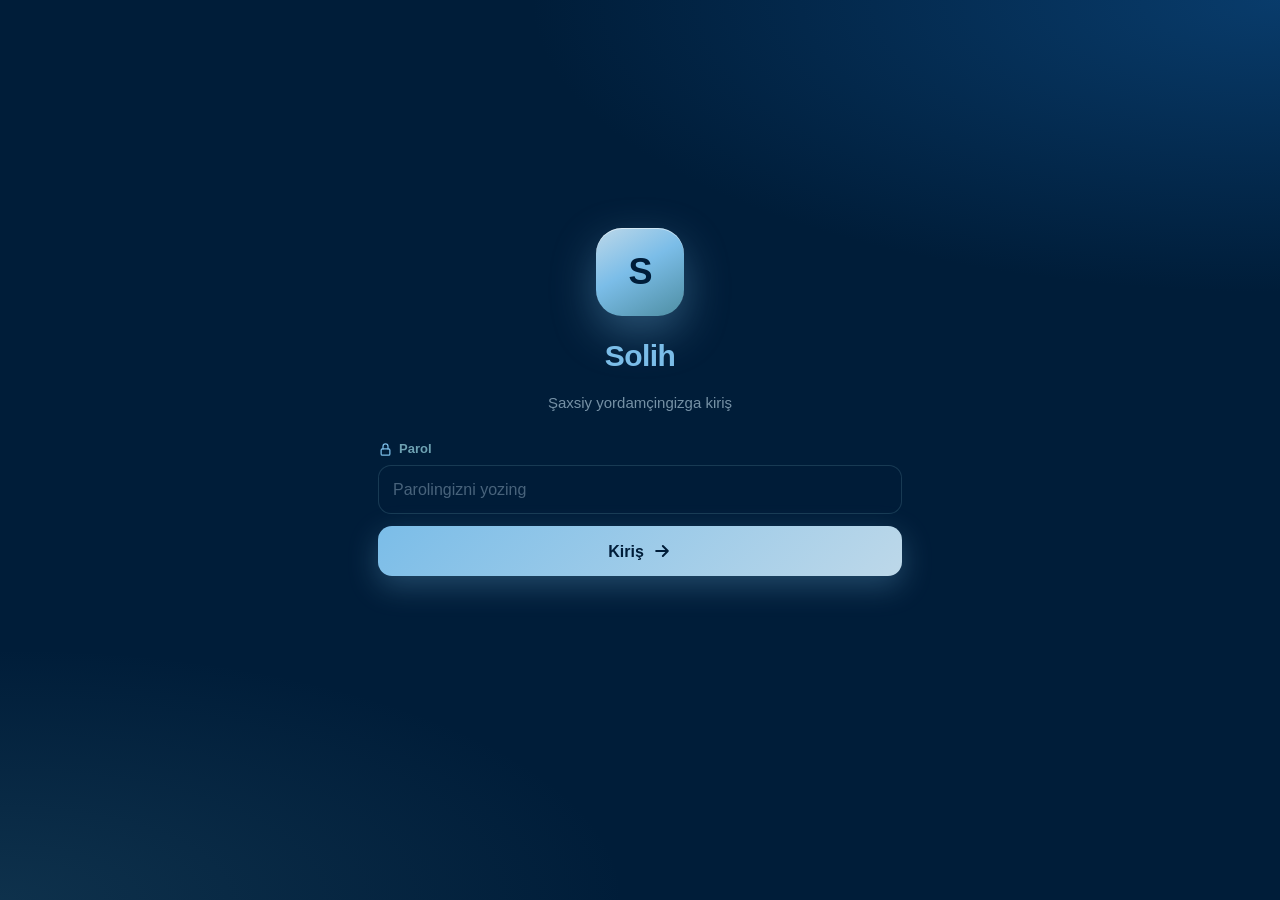
<file: index.html>
<!DOCTYPE html>
<html lang="uz">
<head>
  <meta charset="utf-8">
  <meta name="viewport" content="width=device-width, initial-scale=1, maximum-scale=1, viewport-fit=cover">
  <title>Solih</title>
  <meta name="theme-color" content="#001D39">
  <meta name="apple-mobile-web-app-capable" content="yes">
  <meta name="mobile-web-app-capable" content="yes">
  <meta name="apple-mobile-web-app-status-bar-style" content="black-translucent">
  <meta name="apple-mobile-web-app-title" content="Solih">
  <link rel="manifest" href="manifest.webmanifest">
  <link rel="icon" type="image/png" href="icons/icon-192.png">
  <link rel="apple-touch-icon" href="icons/apple-touch-icon.png">
  <script src="https://telegram.org/js/telegram-web-app.js"></script>
  <link rel="stylesheet" href="style.css">
  <link rel="stylesheet" href="suhbat.css">
</head>
<body>

  <!-- Ikonkalar to'plami: <svg class="i"><use href="#i-nomi"/></svg> -->
  <svg width="0" height="0" style="position:absolute" aria-hidden="true">
    <symbol id="i-back" viewBox="0 0 24 24"><path d="M15 18l-6-6 6-6"/></symbol>
    <symbol id="i-next" viewBox="0 0 24 24"><path d="M9 6l6 6-6 6"/></symbol>
    <symbol id="i-refresh" viewBox="0 0 24 24"><path d="M20 12a8 8 0 1 1-2.3-5.6M20 4v5h-5"/></symbol>
    <symbol id="i-logout" viewBox="0 0 24 24"><path d="M15 4h3a2 2 0 0 1 2 2v12a2 2 0 0 1-2 2h-3M10 17l5-5-5-5M15 12H4"/></symbol>
    <symbol id="i-sun" viewBox="0 0 24 24"><circle cx="12" cy="12" r="4"/><path d="M12 2v2M12 20v2M4.9 4.9l1.4 1.4M17.7 17.7l1.4 1.4M2 12h2M20 12h2M4.9 19.1l1.4-1.4M17.7 6.3l1.4-1.4"/></symbol>
    <symbol id="i-sunrise" viewBox="0 0 24 24"><path d="M12 2v6M9 5l3-3 3 3M4.2 10.2l1.4 1.4M19.8 10.2l-1.4 1.4M2 18h2M20 18h2M7 18a5 5 0 0 1 10 0M3 22h18"/></symbol>
    <symbol id="i-list" viewBox="0 0 24 24"><path d="M9 6h12M9 12h12M9 18h12M4 6h.01M4 12h.01M4 18h.01"/></symbol>
    <symbol id="i-calendar" viewBox="0 0 24 24"><rect x="3" y="5" width="18" height="16" rx="3"/><path d="M3 10h18M8 3v4M16 3v4"/></symbol>
    <symbol id="i-calgrid" viewBox="0 0 24 24"><rect x="3" y="5" width="18" height="16" rx="3"/><path d="M3 10h18M8 3v4M16 3v4M8 14h.01M12 14h.01M16 14h.01M8 17.5h.01M12 17.5h.01"/></symbol>
    <symbol id="i-plus" viewBox="0 0 24 24"><path d="M12 5v14M5 12h14"/></symbol>
    <symbol id="i-check" viewBox="0 0 24 24"><path d="M5 12l5 5 9-10"/></symbol>
    <symbol id="i-check-circle" viewBox="0 0 24 24"><circle cx="12" cy="12" r="9"/><path d="M8 12.5l2.8 2.8L16.5 9"/></symbol>
    <symbol id="i-x" viewBox="0 0 24 24"><path d="M6 6l12 12M18 6L6 18"/></symbol>
    <symbol id="i-mic" viewBox="0 0 24 24"><rect x="9" y="3" width="6" height="11" rx="3"/><path d="M5 11a7 7 0 0 0 14 0M12 18v3"/></symbol>
    <symbol id="i-wave" viewBox="0 0 24 24"><path d="M4 10v4M8 7v10M12 4v16M16 7v10M20 10v4"/></symbol>
    <symbol id="i-sparkles" viewBox="0 0 24 24"><path d="M11 3l1.8 4.7 4.7 1.8-4.7 1.8L11 16l-1.8-4.7L4.5 9.5l4.7-1.8z"/><path d="M18.5 14.5l.8 2 2 .8-2 .8-.8 2-.8-2-2-.8 2-.8z"/></symbol>
    <symbol id="i-pencil" viewBox="0 0 24 24"><path d="M4 20h4L19 9l-4-4L4 16v4zM14 6l4 4"/></symbol>
    <symbol id="i-type" viewBox="0 0 24 24"><path d="M4 7V5h16v2M12 5v14M9 19h6"/></symbol>
    <symbol id="i-clock" viewBox="0 0 24 24"><circle cx="12" cy="12" r="9"/><path d="M12 7v5l3 2"/></symbol>
    <symbol id="i-timer" viewBox="0 0 24 24"><circle cx="12" cy="13" r="8"/><path d="M12 9v4l2.5 2M9.5 2h5"/></symbol>
    <symbol id="i-flag" viewBox="0 0 24 24"><path d="M5 21V4M5 4h12l-2.5 4L17 12H5"/></symbol>
    <symbol id="i-tag" viewBox="0 0 24 24"><path d="M3 12V4a1 1 0 0 1 1-1h8l9 9-9 9z"/><path d="M7.5 7.5h.01"/></symbol>
    <symbol id="i-repeat" viewBox="0 0 24 24"><path d="M17 2l4 4-4 4M3 12v-2a4 4 0 0 1 4-4h14M7 22l-4-4 4-4M21 12v2a4 4 0 0 1-4 4H3"/></symbol>
    <symbol id="i-note" viewBox="0 0 24 24"><path d="M4 4h16v11l-5 5H4z"/><path d="M15 20v-5h5M8 9h8M8 13h4"/></symbol>
    <symbol id="i-bell" viewBox="0 0 24 24"><path d="M6 8a6 6 0 0 1 12 0c0 7 3 9 3 9H3s3-2 3-9M10.3 21a1.94 1.94 0 0 0 3.4 0"/></symbol>
    <symbol id="i-send" viewBox="0 0 24 24"><path d="M22 2L11 13M22 2l-7 20-4-9-9-4z"/></symbol>
    <symbol id="i-download" viewBox="0 0 24 24"><path d="M12 3v12M7 10l5 5 5-5M5 21h14"/></symbol>
    <symbol id="i-lock" viewBox="0 0 24 24"><rect x="5" y="11" width="14" height="10" rx="2"/><path d="M8 11V7a4 4 0 0 1 8 0v4"/></symbol>
    <symbol id="i-arrow" viewBox="0 0 24 24"><path d="M5 12h14M13 6l6 6-6 6"/></symbol>
    <symbol id="i-ban" viewBox="0 0 24 24"><circle cx="12" cy="12" r="9"/><path d="M5.7 5.7l12.6 12.6"/></symbol>
    <symbol id="i-more" viewBox="0 0 24 24"><circle cx="5" cy="12" r="1.2"/><circle cx="12" cy="12" r="1.2"/><circle cx="19" cy="12" r="1.2"/></symbol>
    <symbol id="i-target" viewBox="0 0 24 24"><circle cx="12" cy="12" r="9"/><circle cx="12" cy="12" r="3"/></symbol>
    <symbol id="i-grid" viewBox="0 0 24 24"><rect x="3" y="3" width="7" height="7" rx="2"/><rect x="14" y="3" width="7" height="7" rx="2"/><rect x="3" y="14" width="7" height="7" rx="2"/><rect x="14" y="14" width="7" height="7" rx="2"/></symbol>
    <symbol id="i-alert" viewBox="0 0 24 24"><path d="M10.3 3.9L1.8 18a2 2 0 0 0 1.7 3h17a2 2 0 0 0 1.7-3L13.7 3.9a2 2 0 0 0-3.4 0zM12 9v4M12 17h.01"/></symbol>
    <symbol id="i-info" viewBox="0 0 24 24"><circle cx="12" cy="12" r="9"/><path d="M12 16v-4M12 8h.01"/></symbol>
    <symbol id="i-moon" viewBox="0 0 24 24"><path d="M21 12.8A9 9 0 1 1 11.2 3a7 7 0 0 0 9.8 9.8z"/></symbol>
    <symbol id="i-keyboard" viewBox="0 0 24 24"><rect x="2" y="6" width="20" height="12" rx="2"/><path d="M6 10h.01M10 10h.01M14 10h.01M18 10h.01M7 14h10"/></symbol>
  </svg>

  <!-- Kiriş -->
  <section id="screen-login" class="screen login hidden">
    <div class="login-box">
      <div class="logo">S</div>
      <h1><em>Solih</em></h1>
      <p class="muted">Şaxsiy yordamçingizga kiriş</p>
      <form id="loginForm">
        <label class="field">
          <span class="lb"><svg class="i"><use href="#i-lock"/></svg>Parol</span>
          <input id="password" type="password" autocomplete="current-password" placeholder="Parolingizni yozing" required>
        </label>
        <button type="submit" id="loginBtn" class="btn-accent">
          <span>Kiriş</span><svg class="i"><use href="#i-arrow"/></svg>
        </button>
      </form>
      <p id="loginErr" class="err hidden"></p>
    </div>
    <div id="installHint" class="install hidden">
      <b><svg class="i"><use href="#i-download"/></svg>Ilova qilib örnatiş</b>
      <span>Safari'da <b>•••</b> → <b>Поделиться</b> → <b>На экран «Домой»</b></span>
    </div>
  </section>

  <!-- Bosh ekran -->
  <section id="screen-home" class="screen hidden">
    <header class="bar">
      <span class="brand"><i class="brand-dot">S</i>Solih</span>
      <button id="talkBtn" class="icon-btn talk-btn" aria-label="Solih bilan gaplaşiş" title="Solih bilan gaplaşiş">
        <svg class="i"><use href="#i-wave"/></svg>
      </button>
      <button id="logoutBtn" class="icon-btn hidden" aria-label="Çiqiş" title="Çiqiş">
        <svg class="i"><use href="#i-logout"/></svg>
      </button>
    </header>

    <div class="hello">
      <p id="greet" class="greet"></p>
      <h1 id="today"></h1>
    </div>

    <button id="summary" class="summary">
      <div class="summary-top">
        <span class="summary-title"><svg class="i"><use href="#i-check-circle"/></svg>Bugungi vazifalar</span>
        <span id="sumCount" class="count">—</span>
      </div>
      <div class="progress"><i id="sumBar"></i></div>
      <p class="next"><span id="sumNext">Yuklanmoqda…</span><svg class="i chev"><use href="#i-next"/></svg></p>
    </button>

    <div class="quick">
      <button id="qAdd" class="quick-btn" type="button"><svg class="i"><use href="#i-plus"/></svg><span>Yangi vazifa</span></button>
      <button id="qMic" class="quick-btn" type="button"><svg class="i"><use href="#i-mic"/></svg><span>Ovoz bilan</span></button>
      <button id="qCal" class="quick-btn" type="button"><svg class="i"><use href="#i-calgrid"/></svg><span>Kalendar</span></button>
    </div>

    <h2 class="section"><svg class="i"><use href="#i-grid"/></svg>Agentlar</h2>
    <div id="modules" class="modules"></div>

    <div id="pushBox" class="install push-box hidden">
      <b><svg class="i"><use href="#i-bell"/></svg>Bildirişlar</b>
      <span id="pushState">Eslatmalar telefon ekraniga ham kelsin.</span>
      <button id="pushBtn" class="btn-accent hidden"><svg class="i"><use href="#i-bell"/></svg><span>Bildirişlarni yoqiş</span></button>
      <button id="pushTestBtn" class="btn-ghost hidden"><svg class="i"><use href="#i-send"/></svg><span>Sinov bildirişi</span></button>
    </div>

    <div id="installHint2" class="install hidden">
      <b><svg class="i"><use href="#i-download"/></svg>Ilova qilib örnatiş</b>
      <span>Safari'da <b>•••</b> → <b>Поделиться</b> → <b>На экран «Домой»</b></span>
    </div>
  </section>

  <!-- Rejalaştiruvçi -->
  <section id="screen-planner" class="screen hidden">
    <header class="bar">
      <button id="backBtn" class="icon-btn" aria-label="Orqaga" title="Orqaga">
        <svg class="i"><use href="#i-back"/></svg>
      </button>
      <span class="title">Rejalaştiruvçi</span>
      <button id="talkBtn2" class="icon-btn talk-btn" aria-label="Solih bilan gaplaşiş" title="Solih bilan gaplaşiş">
        <svg class="i"><use href="#i-wave"/></svg>
      </button>
      <button id="refreshBtn" class="icon-btn" aria-label="Yangilaş" title="Yangilaş">
        <svg class="i"><use href="#i-refresh"/></svg>
      </button>
    </header>
    <div class="tabs" role="tablist">
      <button class="tab active" data-view="day" role="tab"><svg class="i"><use href="#i-sun"/></svg><span>Bugun</span></button>
      <button class="tab" data-view="tomorrow" role="tab"><svg class="i"><use href="#i-sunrise"/></svg><span>Ertaga</span></button>
      <button class="tab" data-view="week" role="tab"><svg class="i"><use href="#i-list"/></svg><span>Hafta</span></button>
      <button class="tab" data-view="calendar" role="tab"><svg class="i"><use href="#i-calgrid"/></svg><span>Kalendar</span></button>
    </div>
    <main id="list" class="list"></main>

    <!-- Kalendar (Notion Calendar kabi) -->
    <section id="cal" class="cal hidden">
      <aside class="cal-side">
        <div class="mini-head">
          <b id="miniTitle"></b>
          <span>
            <button id="miniPrev" type="button" class="mini-nav" aria-label="Oldingi oy"><svg class="i"><use href="#i-back"/></svg></button>
            <button id="miniNext" type="button" class="mini-nav" aria-label="Keyingi oy"><svg class="i"><use href="#i-next"/></svg></button>
          </span>
        </div>
        <div id="mini" class="mini"></div>
        <div class="legend">
          <span><i class="lg-block"></i>Kun tartibi</span>
          <span><i class="lg-hard"></i>Zal, dars (qattiq)</span>
          <span><i class="lg-task"></i>Solih vazifalari</span>
        </div>
        <div class="cal-hint">
          <p><svg class="i"><use href="#i-info"/></svg>Böş joyni bosing — şu vaqtga yangi vazifa.</p>
          <p><svg class="i"><use href="#i-keyboard"/></svg><kbd>←</kbd> <kbd>→</kbd> oldinga/orqaga, <kbd>T</kbd> bugun</p>
        </div>
      </aside>
      <div class="cal-main">
        <div class="cal-toolbar">
          <h2 id="calTitle"></h2>
          <div id="calRange" class="seg">
            <button type="button" data-n="1">Kun</button>
            <button type="button" data-n="3">3 kun</button>
            <button type="button" data-n="7">Hafta</button>
          </div>
          <button id="calToday" type="button" class="pill" title="Bugun (T)" aria-label="Bugun"><svg class="i"><use href="#i-target"/></svg><span>Bugun</span></button>
          <button id="calPrev" type="button" class="icon-btn sm" aria-label="Orqaga" title="Orqaga">
            <svg class="i"><use href="#i-back"/></svg>
          </button>
          <button id="calNext" type="button" class="icon-btn sm" aria-label="Oldinga" title="Oldinga">
            <svg class="i"><use href="#i-next"/></svg>
          </button>
        </div>
        <div id="calScroll" class="cal-scroll">
          <div id="calHead" class="cal-head"></div>
          <div id="calBody" class="cal-body"></div>
        </div>
      </div>
    </section>

    <button id="micFab" class="fab fab-mic" aria-label="Ovoz bilan qöşiş" title="Ovoz bilan qöşiş">
      <svg class="i"><use href="#i-mic"/></svg>
    </button>
    <button id="addBtn" class="fab" aria-label="Vazifa qöşiş" title="Vazifa qöşiş">
      <svg class="i"><use href="#i-plus"/></svg><span class="fab-label">Yangi vazifa</span>
    </button>
  </section>

  <!-- Vazifa qöşiş oynasi -->
  <div id="sheet" class="sheet hidden">
    <div class="sheet-card">
      <i class="grab"></i>
      <div class="sheet-head">
        <b><svg class="i"><use href="#i-sparkles"/></svg>Yangi vazifa</b>
        <button id="closeSheet" class="icon-btn" aria-label="Yopiş" title="Yopiş">
          <svg class="i"><use href="#i-x"/></svg>
        </button>
      </div>

      <div id="stepText">
        <p class="hint">Oddiy gap bilan yozing — Solih özi tuşunib, vaqtini topadi.</p>
        <textarea id="taskText" rows="2" placeholder="Masalan: ertaga 15:00 dökonga boriş, 1 soat"></textarea>
        <button id="micBtn" class="btn-mic" type="button">
          <svg class="i"><use href="#i-mic"/></svg>
          <span id="micLabel">Gapirib aytiş</span>
        </button>
        <button id="parseBtn" class="btn-accent"><svg class="i"><use href="#i-sparkles"/></svg><span>Davom etiş</span></button>
        <button id="manualBtn" class="btn-ghost"><svg class="i"><use href="#i-pencil"/></svg><span>Qölda töldiriş</span></button>
      </div>

      <div id="routineBox" class="routine hidden">
        <p id="routineText"></p>
        <button id="rOnce" class="btn-accent" type="button"></button>
        <button id="rWeek" class="btn-ghost" type="button"></button>
        <button id="rTask" class="btn-ghost" type="button"></button>
      </div>

      <form id="stepForm" class="hidden">
        <label><span class="lb"><svg class="i"><use href="#i-type"/></svg>Nomi</span><input id="fTitle" required maxlength="100" placeholder="Nima qilasiz?"></label>
        <div class="row">
          <label><span class="lb"><svg class="i"><use href="#i-calendar"/></svg>Sana</span><input id="fDate" type="date" required></label>
          <label><span class="lb"><svg class="i"><use href="#i-clock"/></svg>Vaqt</span><input id="fStart" type="time" required></label>
        </div>
        <div class="row">
          <label><span class="lb"><svg class="i"><use href="#i-timer"/></svg>Davomiylik</span>
            <select id="fDuration">
              <option value="15">15 daq</option><option value="30">30 daq</option>
              <option value="45">45 daq</option><option value="60">1 soat</option>
              <option value="90">1,5 soat</option><option value="120">2 soat</option>
              <option value="180">3 soat</option>
            </select>
          </label>
          <label><span class="lb"><svg class="i"><use href="#i-flag"/></svg>Muhimlik</span>
            <select id="fPriority"><option>Yuqori</option><option selected>Örta</option><option>Past</option></select>
          </label>
        </div>
        <div class="row">
          <label><span class="lb"><svg class="i"><use href="#i-tag"/></svg>Kategoriya</span>
            <select id="fCategory">
              <option>Öqiş</option><option>Iş</option><option>Dökon</option>
              <option>Sport</option><option>Şaxsiy</option><option selected>Boşqa</option>
            </select>
          </label>
          <label><span class="lb"><svg class="i"><use href="#i-repeat"/></svg>Takrorlaniş</span>
            <select id="fRecur">
              <option selected>Yöq</option><option>Har kuni</option><option>Har hafta</option><option>Har oy</option>
            </select>
          </label>
        </div>
        <p id="fRemind" class="remind"></p>
        <label><span class="lb"><svg class="i"><use href="#i-note"/></svg>Izoh</span><input id="fNote" maxlength="200" placeholder="ixtiyoriy"></label>
        <p id="formWarn" class="warn hidden"></p>
        <button type="submit" id="saveBtn" class="btn-accent"><svg class="i"><use href="#i-check"/></svg><span>Saqlaş</span></button>
      </form>
    </div>
  </div>

  <!-- Kalendardagi vazifa yoki blok tafsilotlari -->
  <div id="evSheet" class="sheet hidden">
    <div class="sheet-card">
      <i class="grab"></i>
      <div class="sheet-head">
        <b id="evTitle"></b>
        <button id="evClose" class="icon-btn" aria-label="Yopiş" title="Yopiş">
          <svg class="i"><use href="#i-x"/></svg>
        </button>
      </div>
      <div id="evMeta" class="ev-meta"></div>
      <div id="evActions" class="ev-actions"></div>
    </div>
  </div>

  <!-- Solih bilan jonli suhbat (suhbat.js) -->
  <div id="talk" class="talk hidden" data-state="off" role="dialog" aria-label="Solih bilan suhbat">
    <header class="bar talk-bar">
      <span class="brand"><i class="brand-dot">S</i>Solih</span>
      <span id="talkState" class="talk-state"></span>
      <button id="talkClose" class="icon-btn" aria-label="Suhbatni tugatiş" title="Tugatiş">
        <svg class="i"><use href="#i-x"/></svg>
      </button>
    </header>
    <div class="talk-orb-wrap">
      <button id="talkOrb" class="talk-orb" type="button" aria-label="Mikrofon: yoqiş yoki öçiriş">
        <svg class="i"><use href="#i-mic"/></svg>
      </button>
      <p id="talkHint" class="talk-hint"></p>
    </div>
    <div id="talkLog" class="talk-log" aria-live="polite"></div>
    <form id="talkForm" class="talk-input">
      <input id="talkText" placeholder="Yoki yozing…" autocomplete="off" enterkeyhint="send">
      <button class="icon-btn" type="submit" aria-label="Yuboriş"><svg class="i"><use href="#i-send"/></svg></button>
    </form>
  </div>

  <div id="toast" class="toast hidden"></div>
  <script src="app.js"></script>
  <script src="suhbat.js"></script>
</body>
</html>
</file>
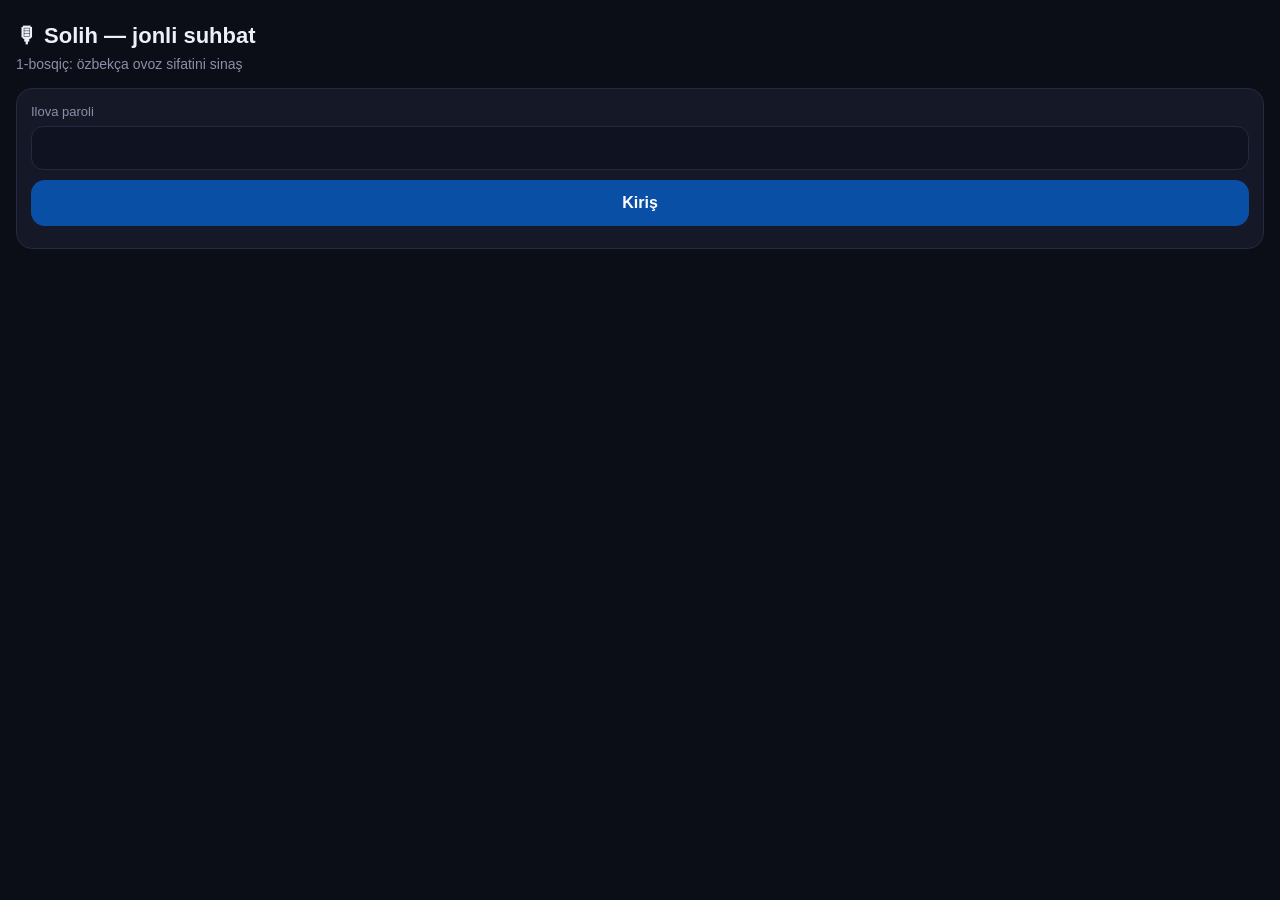
<file: live.html>
<!DOCTYPE html>
<html lang="uz">
<head>
<meta charset="utf-8">
<meta name="viewport" content="width=device-width, initial-scale=1, viewport-fit=cover">
<meta name="theme-color" content="#0B0D17">
<title>Solih — jonli suhbat sinovi</title>
<style>
  :root { --bg: #0B0D17; --card: #151827; --line: #252a40; --text: #eef0f7; --muted: #8b90a8; --accent: rgb(242,114,127); --blue: rgb(10,79,166); }
  * { box-sizing: border-box; }
  body { margin: 0; background: var(--bg); color: var(--text); font: 16px/1.45 -apple-system, BlinkMacSystemFont, "Segoe UI", Roboto, sans-serif; padding: max(16px, env(safe-area-inset-top)) 16px max(20px, env(safe-area-inset-bottom)); }
  h1 { font-size: 22px; margin: 4px 0 2px; }
  .sub { color: var(--muted); font-size: 14px; margin-bottom: 14px; }
  .card { background: var(--card); border: 1px solid var(--line); border-radius: 16px; padding: 14px; margin-bottom: 12px; }
  label { display: block; color: var(--muted); font-size: 13px; margin: 0 0 4px; }
  select, input { width: 100%; background: #0f1220; color: var(--text); border: 1px solid var(--line); border-radius: 12px; padding: 12px; font-size: 16px; }
  .row { display: flex; gap: 10px; }
  .row > * { flex: 1; }
  button { border: 0; border-radius: 14px; padding: 14px; font-size: 16px; font-weight: 600; color: #fff; background: var(--blue); width: 100%; }
  button:disabled { opacity: .45; }
  .btn-accent { background: var(--accent); color: #1a0d10; }
  .btn-ghost { background: transparent; border: 1px solid var(--line); color: var(--text); }
  #status { font-size: 14px; color: var(--muted); margin: 10px 0 0; min-height: 20px; }
  #mic { height: 72px; font-size: 18px; }
  #mic.on { background: var(--accent); color: #1a0d10; }
  .meter { height: 6px; background: #0f1220; border-radius: 4px; overflow: hidden; margin-top: 8px; }
  .meter i { display: block; height: 100%; width: 0; background: var(--accent); transition: width .08s; }
  #log { display: flex; flex-direction: column; gap: 8px; max-height: 46vh; overflow-y: auto; }
  .msg { padding: 10px 12px; border-radius: 14px; max-width: 88%; white-space: pre-wrap; }
  .me { align-self: flex-end; background: var(--blue); }
  .bot { align-self: flex-start; background: #232842; }
  .sys { align-self: center; color: var(--muted); font-size: 13px; text-align: center; }
  .hidden { display: none !important; }
  .send { display: flex; gap: 8px; margin-top: 10px; }
  .send input { flex: 1; }
  .send button { width: auto; padding: 0 18px; }
  .hint { color: var(--muted); font-size: 13px; margin-top: 8px; }
</style>
</head>
<body>
  <h1>🎙 Solih — jonli suhbat</h1>
  <div class="sub">1-bosqiç: özbekça ovoz sifatini sinaş</div>

  <div class="card hidden" id="loginBox">
    <label for="pass">Ilova paroli</label>
    <input id="pass" type="password" autocomplete="current-password">
    <div style="height:10px"></div>
    <button id="loginBtn">Kiriş</button>
    <div class="hint" id="loginErr"></div>
  </div>

  <div id="main" class="hidden">
    <div class="card">
      <div class="row">
        <div><label for="model">Model</label>
          <select id="model">
            <option value="gemini-3.1-flash-live-preview">3.1 Flash Live (bepul)</option>
            <option value="gemini-3.8-live">3.8 Live (yangi)</option>
          </select></div>
        <div><label for="voice">Ovoz</label>
          <select id="voice">
            <optgroup label="Erkak — yangi">
              <option value="Achird">Achird — iliq, döstona</option>
              <option value="Algieba">Algieba — silliq, xotirjam</option>
              <option value="Algenib">Algenib — salmoqli, past</option>
              <option value="Alnilam">Alnilam — qat'iy, işonçli</option>
              <option value="Iapetus">Iapetus — tiniq</option>
              <option value="Umbriel">Umbriel — erkin</option>
              <option value="Enceladus">Enceladus — yumşoq, nafasli</option>
              <option value="Rasalgethi">Rasalgethi — axborotçi</option>
              <option value="Schedar">Schedar — bir tekis</option>
              <option value="Zubenelgenubi">Zubenelgenubi — kundalik</option>
              <option value="Sadachbia">Sadachbia — jonli</option>
              <option value="Sadaltager">Sadaltager — ustozona</option>
            </optgroup>
            <optgroup label="Ayol — yangi">
              <option value="Sulafat">Sulafat — iliq</option>
              <option value="Callirrhoe">Callirrhoe — erkin</option>
              <option value="Autonoe">Autonoe — yorqin</option>
              <option value="Despina">Despina — silliq</option>
              <option value="Erinome">Erinome — tiniq</option>
              <option value="Laomedeia">Laomedeia — şöx</option>
              <option value="Achernar">Achernar — yumşoq</option>
              <option value="Gacrux">Gacrux — yetuk</option>
              <option value="Pulcherrima">Pulcherrima — dadil</option>
              <option value="Vindemiatrix">Vindemiatrix — muloyim</option>
            </optgroup>
            <optgroup label="Eşitilganlar">
              <option value="Charon">Charon</option><option value="Orus">Orus</option>
              <option value="Puck">Puck</option><option value="Fenrir">Fenrir</option>
              <option value="Kore">Kore</option><option value="Zephyr">Zephyr</option>
              <option value="Leda">Leda</option><option value="Aoede">Aoede</option>
            </optgroup>
          </select></div>
      </div>
      <div style="height:10px"></div>
      <label for="style">Uslub</label>
      <select id="style">
        <option value="dost">Döstona</option>
        <option value="xotirjam">Xotirjam</option>
        <option value="tetik">Tetik</option>
        <option value="rasmiy">Rasmiy</option>
      </select>
      <div style="height:10px"></div>
      <div class="row">
        <button id="sampleBtn" class="btn-ghost">🔊 Namuna</button>
        <button id="nextBtn" class="btn-ghost">Keyingi ovoz ▶</button>
      </div>
      <div style="height:10px"></div>
      <button id="connectBtn" class="btn-accent">Ulaniş</button>
      <div id="status">Ulaniş tugmasini bosing.</div>
    </div>

    <div class="card">
      <button id="mic" disabled>🎙 Mikrofonni yoqiş</button>
      <div class="meter"><i id="level"></i></div>
      <div class="send">
        <input id="text" placeholder="Yoki yozing…" disabled enterkeyhint="send">
        <button id="sendBtn" disabled>➤</button>
      </div>
      <div class="hint">Sinab köring: «Salom Solih, bugun nima rejalarim bor?», «Ertaga nimalar qilişim kerak?», Solih gapirayotganda uni bölib köring.</div>
    </div>

    <div class="card"><div id="log"></div></div>
  </div>

<script>
// Solih — jonli suhbat sinovi (Gemini Live). Telefon Gemini'ga toğridan-toğri ulanadi;
// Apps Script faqat bir martalik ruxsatnoma beradi (asosiy kalit serverda qoladi).
const API_URL = 'https://script.google.com/macros/s/AKfycby-HPWDSm7ImB9E1gvnynj0pLlgyYkM6T-iVB5bvGE0hXVjckrF6Z_A1BXfKQu61dFC/exec';
const WS_URL = 'wss://generativelanguage.googleapis.com/ws/google.ai.generativelanguage.v1beta.GenerativeService.BidiGenerateContentConstrained';
const TOKEN_KEY = 'sy_token';
const IN_RATE = 16000;   // Gemini'ga yuboriladigan ovoz: 16 kHz
const OUT_RATE = 24000;  // Gemini qaytaradigan ovoz: 24 kHz
const $ = (id) => document.getElementById(id);

let ws = null, ctx = null, ready = false;
let mic = null;                 // { stream, src, node, sink }
let pending = [], resPos = 0;   // mikrofon namunalari
let sources = [], nextTime = 0; // çalinayotgan ovoz böläklari
let meUi = null, botUi = null;  // hozirgi gap pufakçalari
let sentAt = 0, gotFirst = true;

// ---------- Server ----------
function getToken() { try { return localStorage.getItem(TOKEN_KEY); } catch (e) { return null; } }
function setToken(t) { try { t ? localStorage.setItem(TOKEN_KEY, t) : localStorage.removeItem(TOKEN_KEY); } catch (e) {} }

async function api(action, payload) {
  const res = await fetch(API_URL + '?api=1', {
    method: 'POST',
    headers: { 'Content-Type': 'text/plain;charset=utf-8' },
    body: JSON.stringify(Object.assign({ action: action, token: getToken() }, payload || {}))
  });
  const data = await res.json();
  if (data.error === 'auth') { setToken(null); showLogin(); throw new Error('Qayta kiring'); }
  return data;
}

function showLogin() { $('loginBox').classList.remove('hidden'); $('main').classList.add('hidden'); }
function showMain() { $('loginBox').classList.add('hidden'); $('main').classList.remove('hidden'); }

async function login() {
  $('loginErr').textContent = '';
  $('loginBtn').disabled = true;
  try {
    const r = await api('login', { password: $('pass').value, device: 'iPhone (suhbat sinovi)' });
    if (!r.ok) throw new Error(r.error || 'Kiriş bölmadi');
    setToken(r.token);
    $('pass').value = '';
    showMain();
  } catch (e) { $('loginErr').textContent = '⚠️ ' + e.message; }
  finally { $('loginBtn').disabled = false; }
}

// ---------- Suhbat oynasi ----------
function status(t) { $('status').textContent = t; }
function bubble(cls, text) {
  const d = document.createElement('div');
  d.className = 'msg ' + cls;
  d.textContent = text;
  $('log').appendChild(d);
  $('log').scrollTop = $('log').scrollHeight;
  return d;
}
function addText(who, text) {
  if (!text) return;
  if (who === 'me') { if (!meUi) meUi = bubble('me', ''); meUi.textContent += text; }
  else { if (!botUi) botUi = bubble('bot', ''); botUi.textContent += text; }
  $('log').scrollTop = $('log').scrollHeight;
}

// ---------- Ulaniş ----------
async function connect(sample) {
  if (ws) { hangup(); if (!sample) return; await waitClosed(); }
  sampleMode = !!sample;
  savePrefs();
  // iPhone ovozni faqat tugma bosilganda yoqişga ruxsat beradi — kontekstni şu yerda yaratamiz
  const AC = window.AudioContext || window.webkitAudioContext;
  if (!ctx) ctx = new AC();
  if (ctx.state !== 'running') await ctx.resume();
  const unlock = ctx.createBuffer(1, 1, 22050);
  const s = ctx.createBufferSource(); s.buffer = unlock; s.connect(ctx.destination); s.start(0);

  $('connectBtn').disabled = true;
  status('Ruxsatnoma olinmoqda…');
  const t0 = performance.now();
  let r;
  try {
    r = await api('liveToken', { model: $('model').value, voice: $('voice').value, style: $('style').value });
    if (!r.ok) throw new Error(r.error);
  } catch (e) { status('⚠️ ' + e.message); $('connectBtn').disabled = false; return; }

  status('Gemini\'ga ulanmoqda…');
  ws = new WebSocket(WS_URL + '?access_token=' + encodeURIComponent(r.token));
  ws.onopen = () => {
    ws.send(JSON.stringify({ setup: { model: 'models/' + r.model } }));
  };
  ws.onmessage = async (ev) => {
    const raw = typeof ev.data === 'string' ? ev.data : await ev.data.text();
    let msg;
    try { msg = JSON.parse(raw); } catch (e) { return; }
    onServer(msg, t0, r);
  };
  ws.onerror = () => status('⚠️ Aloqa xatosi');
  ws.onclose = (ev) => {
    const why = ev.reason ? ' — ' + ev.reason : '';
    bubble('sys', 'Aloqa uzildi (' + ev.code + why + ')');
    status('Uzildi. Qayta ulaniş uçun «Ulaniş»ni bosing.');
    cleanup();
  };
}

function onServer(msg, t0, r) {
  if (msg.setupComplete) {
    ready = true;
    status('✅ Ulandi: ovoz ' + r.voice + ', uslub ' + r.style + ' (' + Math.round(performance.now() - t0) + ' ms)');
    $('connectBtn').disabled = false;
    $('connectBtn').textContent = 'Tugatiş';
    $('mic').disabled = false; $('text').disabled = false; $('sendBtn').disabled = false;
    if (sampleMode) { sayHello(); } else { bubble('sys', 'Solih tayyor. Gapiring yoki yozing.'); }
    return;
  }
  if (msg.goAway) bubble('sys', 'Server aloqani tez orada uzadi (' + (msg.goAway.timeLeft || '') + ')');
  const sc = msg.serverContent;
  if (!sc) return;
  if (sc.interrupted) { stopPlayback(); botUi = null; }
  if (sc.inputTranscription && sc.inputTranscription.text) {
    if (botUi) botUi = null;
    addText('me', sc.inputTranscription.text);
    sentAt = performance.now(); gotFirst = false;
  }
  if (sc.outputTranscription && sc.outputTranscription.text) { meUi = null; addText('bot', sc.outputTranscription.text); }
  const parts = (sc.modelTurn && sc.modelTurn.parts) || [];
  parts.forEach((p) => {
    if (p.inlineData && p.inlineData.data) {
      if (!gotFirst && sentAt) { gotFirst = true; status('⏱ Javob boşlandi: ' + Math.round(performance.now() - sentAt) + ' ms'); }
      play(p.inlineData.data);
    }
  });
  if (sc.turnComplete) { meUi = null; botUi = null; }
}

function hangup() {
  if (ws) { try { ws.close(1000, 'tugatildi'); } catch (e) {} }
}

function cleanup() {
  stopMic(); stopPlayback();
  ws = null; ready = false; meUi = null; botUi = null;
  $('connectBtn').disabled = false; $('connectBtn').textContent = 'Ulaniş';
  $('mic').disabled = true; $('text').disabled = true; $('sendBtn').disabled = true;
}

// ---------- Matn yuboriş ----------
function sendText() {
  const t = $('text').value.trim();
  if (!t || !ready) return;
  stopPlayback();
  meUi = null; botUi = null;
  bubble('me', t);
  ws.send(JSON.stringify({ clientContent: { turns: [{ role: 'user', parts: [{ text: t }] }], turnComplete: true } }));
  $('text').value = '';
  sentAt = performance.now(); gotFirst = false;
}

// ---------- Ovozni çaliş (24 kHz PCM) ----------
function play(b64) {
  const bin = atob(b64);
  const n = bin.length >> 1;
  const buf = ctx.createBuffer(1, n, OUT_RATE);
  const ch = buf.getChannelData(0);
  for (let i = 0; i < n; i++) {
    let v = bin.charCodeAt(2 * i) | (bin.charCodeAt(2 * i + 1) << 8);
    if (v >= 32768) v -= 65536;
    ch[i] = v / 32768;
  }
  const src = ctx.createBufferSource();
  src.buffer = buf;
  src.connect(ctx.destination);
  const at = Math.max(ctx.currentTime + 0.03, nextTime);
  src.start(at);
  nextTime = at + buf.duration;
  sources.push(src);
  src.onended = () => { sources = sources.filter((x) => x !== src); };
}

function stopPlayback() {
  sources.forEach((s) => { try { s.stop(); } catch (e) {} });
  sources = []; nextTime = 0;
}

// ---------- Mikrofon (16 kHz PCM) ----------
const WORKLET = "class P extends AudioWorkletProcessor{process(i){const c=i[0]&&i[0][0];if(c)this.port.postMessage(c.slice(0));return true}}registerProcessor('pcm-cap',P);";

async function toggleMic() {
  if (mic) { stopMic(); return; }
  try {
    if (ctx.state !== 'running') await ctx.resume();
    const stream = await navigator.mediaDevices.getUserMedia({ audio: { echoCancellation: true, noiseSuppression: true, autoGainControl: true, channelCount: 1 } });
    const src = ctx.createMediaStreamSource(stream);
    const sink = ctx.createGain(); sink.gain.value = 0; sink.connect(ctx.destination);
    let node;
    if (ctx.audioWorklet) {
      const url = URL.createObjectURL(new Blob([WORKLET], { type: 'application/javascript' }));
      await ctx.audioWorklet.addModule(url);
      node = new AudioWorkletNode(ctx, 'pcm-cap');
      node.port.onmessage = (e) => onSamples(e.data);
    } else {
      node = ctx.createScriptProcessor(4096, 1, 1);
      node.onaudioprocess = (e) => onSamples(e.inputBuffer.getChannelData(0).slice(0));
    }
    src.connect(node); node.connect(sink);
    mic = { stream: stream, src: src, node: node, sink: sink };
    pending = []; resPos = 0;
    $('mic').classList.add('on'); $('mic').textContent = '⏹ Mikrofonni öçiriş';
    bubble('sys', 'Mikrofon yoqildi — bemalol gapiring.');
  } catch (e) {
    status('⚠️ Mikrofon: ' + e.message + '. Sozlamalar → Safari → Mikrofon ruxsatini tekşiring.');
  }
}

function stopMic() {
  if (!mic) return;
  try { mic.stream.getTracks().forEach((t) => t.stop()); mic.src.disconnect(); mic.node.disconnect(); mic.sink.disconnect(); } catch (e) {}
  mic = null;
  $('mic').classList.remove('on'); $('mic').textContent = '🎙 Mikrofonni yoqiş';
  $('level').style.width = '0';
  if (ws && ready) ws.send(JSON.stringify({ realtimeInput: { audioStreamEnd: true } }));
}

/** 48 kHz (yoki boşqa) → 16 kHz: har oynadagi namunalar örtaçasi */
function onSamples(input) {
  let sum = 0;
  for (let i = 0; i < input.length; i++) sum += input[i] * input[i];
  $('level').style.width = Math.min(100, Math.sqrt(sum / input.length) * 400) + '%';
  const ratio = ctx.sampleRate / IN_RATE;
  let pos = resPos;
  while (pos + ratio <= input.length) {
    const a = Math.floor(pos), b = Math.floor(pos + ratio);
    let s = 0;
    for (let i = a; i < b; i++) s += input[i];
    pending.push(s / Math.max(1, b - a));
    pos += ratio;
  }
  resPos = pos - input.length;
  if (pending.length >= 1600) flushMic(); // ~100 ms
}

function flushMic() {
  if (!ws || !ready || !pending.length) { pending = []; return; }
  const bytes = new Uint8Array(pending.length * 2);
  for (let i = 0; i < pending.length; i++) {
    const v = Math.max(-1, Math.min(1, pending[i]));
    const x = v < 0 ? v * 32768 : v * 32767;
    bytes[2 * i] = x & 255; bytes[2 * i + 1] = (x >> 8) & 255;
  }
  pending = [];
  let s = '';
  for (let i = 0; i < bytes.length; i += 32768) s += String.fromCharCode.apply(null, bytes.subarray(i, i + 32768));
  ws.send(JSON.stringify({ realtimeInput: { audio: { data: btoa(s), mimeType: 'audio/pcm;rate=16000' } } }));
}

// ---------- Ovoz namunasi ----------
let sampleMode = false;
const PREF_KEY = 'sy_live_prefs';

/** Tanlangan ovoz va uslubni eslab qoladi */
function savePrefs() {
  try { localStorage.setItem(PREF_KEY, JSON.stringify({ voice: $('voice').value, style: $('style').value, model: $('model').value })); } catch (e) {}
}
function loadPrefs() {
  try {
    const p = JSON.parse(localStorage.getItem(PREF_KEY) || 'null');
    if (!p) return;
    if (p.voice) $('voice').value = p.voice;
    if (p.style) $('style').value = p.style;
    if (p.model) $('model').value = p.model;
  } catch (e) {}
}

/** Eski aloqa töliq yopilişini kutadi */
function waitClosed() {
  return new Promise((res) => { let n = 0; const t = setInterval(() => { if (!ws || ++n > 30) { clearInterval(t); res(); } }, 100); });
}

/** Namuna: Solih tanlangan ovozda bir xil gapni aytadi — ovozlarni solişţiriş oson */
function sayHello() {
  const label = $('voice').options[$('voice').selectedIndex].text;
  bubble('sys', '🔊 ' + label);
  ws.send(JSON.stringify({ clientContent: { turns: [{ role: 'user', parts: [{ text: 'Ovoz sinovi. Boşqa hech narsa qöşmasdan, faqat şu gapni tabiiy ohangda ayt: «Salom, Abdulloh! Men Solihman. Bugungi rejalaringizni birga tuzamiz, qani, nimadan boşlaymiz?»' }] }], turnComplete: true } }));
  sentAt = performance.now(); gotFirst = false;
}

function nextVoice() {
  const s = $('voice');
  s.selectedIndex = (s.selectedIndex + 1) % s.options.length;
  connect(true);
}

// ---------- Boşlaş ----------
$('loginBtn').onclick = login;
$('pass').onkeydown = (e) => { if (e.key === 'Enter') login(); };
$('connectBtn').onclick = () => connect(false);
$('sampleBtn').onclick = () => connect(true);
$('nextBtn').onclick = nextVoice;
$('voice').onchange = savePrefs;
$('style').onchange = savePrefs;
loadPrefs();
$('mic').onclick = toggleMic;
$('sendBtn').onclick = sendText;
$('text').onkeydown = (e) => { if (e.key === 'Enter') { e.preventDefault(); sendText(); } };
if (getToken()) showMain(); else showLogin();
</script>
</body>
</html>
</file>
<file: style.css>
/* Solih — dizayn tizimi
   Palitra (Abdulloh tanlagan): 001D39 · 0A4174 · 49769F · 4E8EA2 · 6EA2B3 · 7BBDE8 · BDD8E9 */
:root {
  --c1: #001D39;   /* tun — asosiy fon */
  --c2: #0A4174;   /* dengiz — kartalar */
  --c3: #49769F;   /* pölat kök — çegaralar, yumşoq bloklar */
  --c4: #4E8EA2;   /* firuza — vazifalar, ikkinçi urğu */
  --c5: #6EA2B3;   /* tuman — yordamçi matn */
  --c6: #7BBDE8;   /* osmon — asosiy urğu, tugmalar */
  --c7: #BDD8E9;   /* muz — asosiy matn */

  --bg: var(--c1);
  --text: #F2F8FC;
  --text-2: var(--c7);
  --muted: rgba(189, 216, 233, .62);
  --surface: rgba(10, 65, 116, .34);
  --surface-2: rgba(10, 65, 116, .58);
  --surface-solid: #052F56;
  --sheet: #03284B;
  --line: rgba(110, 162, 179, .22);
  --line-2: rgba(123, 189, 232, .42);
  --accent: var(--c6);
  --accent-ink: var(--c1);
  --glow: 0 10px 30px rgba(123, 189, 232, .28);

  --radius: 18px;
  --safe-top: env(safe-area-inset-top);
  --safe-bottom: env(safe-area-inset-bottom);
  --ease: cubic-bezier(.2, .8, .2, 1);
}

* { box-sizing: border-box; -webkit-tap-highlight-color: transparent; }
html, body { margin: 0; min-height: 100%; background: var(--bg); color: var(--text-2); }
body {
  font: 15px/1.45 -apple-system, BlinkMacSystemFont, "SF Pro Text", "Segoe UI", Roboto, sans-serif;
  background:
    radial-gradient(90% 50% at 100% 0%, rgba(10, 65, 116, .85), transparent 65%),
    radial-gradient(70% 40% at 0% 100%, rgba(78, 142, 162, .18), transparent 70%),
    var(--bg);
  background-attachment: fixed;
  -webkit-font-smoothing: antialiased;
}
h1, h2 { margin: 0; letter-spacing: -0.02em; color: var(--text); }
.hidden { display: none !important; }
.muted { color: var(--muted); }

/* Ikonkalar */
.i { width: 20px; height: 20px; flex: none; fill: none; stroke: currentColor; stroke-width: 2; stroke-linecap: round; stroke-linejoin: round; }
svg.i { display: inline-block; vertical-align: middle; }
.i.xs { width: 13px; height: 13px; margin-right: 3px; vertical-align: -2px; stroke-width: 2.4; }

.screen {
  max-width: 560px; margin: 0 auto;
  padding: calc(14px + var(--safe-top)) 18px calc(110px + var(--safe-bottom));
  animation: enter .28s var(--ease);
}
@keyframes enter { from { opacity: 0; transform: translateY(8px); } }

/* ---------- Tugmalar: umumiy xulq ---------- */
button {
  font: inherit; color: inherit; cursor: pointer; overflow: hidden; -webkit-user-select: none; user-select: none;
  transition: transform .16s var(--ease), background-color .2s, border-color .2s, box-shadow .2s, color .2s, opacity .2s, filter .2s;
}
button:not(.ev):not(.fab) { position: relative; }
button:active:not(:disabled) { transform: scale(.97); }
button:disabled { cursor: default; opacity: .55; }
button:focus-visible, input:focus-visible, select:focus-visible, textarea:focus-visible { outline: 2px solid var(--c6); outline-offset: 2px; }
button:focus:not(:focus-visible) { outline: none; }

/* Bosilganda tarqaladigan to'lqin (app.js qöşadi) */
.ripple {
  position: absolute; border-radius: 50%; pointer-events: none; background: currentColor;
  opacity: .22; transform: scale(0); animation: ripple .55s var(--ease) forwards;
}
@keyframes ripple { to { transform: scale(1); opacity: 0; } }

/* Yuklanayotgan tugma */
.busy { opacity: .85 !important; }
.spin {
  width: 16px; height: 16px; flex: none; border-radius: 50%;
  border: 2px solid currentColor; border-right-color: transparent; animation: spin .7s linear infinite;
}
@keyframes spin { to { transform: rotate(360deg); } }

.btn-accent, .btn-ghost, .btn-mic {
  width: 100%; display: flex; align-items: center; justify-content: center; gap: 8px;
  border-radius: 14px; font-weight: 700; font-size: 16px; min-height: 50px;
}
.btn-accent {
  border: 0; padding: 13px; color: var(--accent-ink);
  background: linear-gradient(135deg, var(--c6), var(--c7));
  box-shadow: var(--glow);
}
.btn-accent .i { stroke-width: 2.4; }
.btn-ghost {
  border: 1px solid var(--line-2); padding: 12px; margin-top: 8px;
  background: rgba(10, 65, 116, .25); color: var(--c7); font-weight: 600; font-size: 15px; min-height: 46px;
}
.btn-ghost.del { color: var(--c7); border-color: rgba(189, 216, 233, .25); }
.btn-ghost.del .i { color: var(--c5); }

.icon-btn {
  width: 42px; height: 42px; border-radius: 13px; border: 1px solid var(--line);
  background: var(--surface); display: grid; place-items: center; padding: 0; color: var(--c7);
}
.icon-btn:active:not(:disabled) { transform: scale(.88); background: var(--surface-2); }

@media (hover: hover) {
  .btn-accent:hover { filter: brightness(1.06); box-shadow: 0 12px 34px rgba(123, 189, 232, .4); }
  .btn-ghost:hover { background: var(--surface-2); border-color: var(--c6); color: var(--text); }
  .icon-btn:hover { border-color: var(--line-2); background: var(--surface-2); color: var(--text); }
}

/* ---------- Kiriş ---------- */
.login { min-height: 100vh; display: flex; flex-direction: column; justify-content: center; }
.login-box { text-align: center; }
.logo {
  width: 88px; height: 88px; margin: 0 auto 18px; border-radius: 26px;
  display: grid; place-items: center; font-weight: 800; font-size: 36px; letter-spacing: -1px;
  color: var(--c1); background: linear-gradient(150deg, var(--c7), var(--c6) 45%, var(--c4));
  box-shadow: 0 16px 44px rgba(123, 189, 232, .35), inset 0 1px 0 rgba(255, 255, 255, .5);
}
.login h1 { font-size: 30px; }
.login h1 em, .hello h1 em { font-style: normal; color: var(--c6); }
.login form { margin-top: 26px; display: grid; gap: 12px; text-align: left; }
.login label { margin: 0; }
.err {
  color: var(--c7); margin-top: 14px; padding: 10px 12px; border-radius: 12px;
  background: rgba(78, 142, 162, .18); border: 1px solid var(--line-2);
}

/* ---------- Bosh ekran ---------- */
.bar { display: flex; align-items: center; gap: 10px; min-height: 44px; }
.bar .brand { flex: 1; display: flex; align-items: center; gap: 9px; font-weight: 700; color: var(--text); letter-spacing: .01em; }
.brand-dot {
  width: 28px; height: 28px; border-radius: 9px; display: grid; place-items: center; font-style: normal;
  font-size: 14px; font-weight: 800; color: var(--c1); background: linear-gradient(150deg, var(--c7), var(--c6) 50%, var(--c4));
}
.bar .title { flex: 1; text-align: center; font-weight: 700; font-size: 17px; color: var(--text); }

.hello { margin: 24px 2px 18px; }
.greet { margin: 0 0 4px; color: var(--c5); font-weight: 600; font-size: 14px; letter-spacing: .02em; }
.hello h1 { font-size: 30px; }

.summary {
  width: 100%; text-align: left; border: 1px solid rgba(123, 189, 232, .25); border-radius: var(--radius); padding: 18px;
  background: linear-gradient(140deg, var(--c2), #164e80 55%, var(--c3));
  box-shadow: 0 16px 40px rgba(0, 10, 25, .45), inset 0 1px 0 rgba(189, 216, 233, .15);
}
.summary:active:not(:disabled) { transform: scale(.985); }
.summary-top { display: flex; justify-content: space-between; align-items: center; font-weight: 600; color: var(--text); }
.summary-title { display: flex; align-items: center; gap: 8px; }
.summary-title .i { color: var(--c6); }
.summary .count { font-size: 28px; font-weight: 800; color: var(--c6); font-variant-numeric: tabular-nums; }
.progress { height: 7px; border-radius: 7px; background: rgba(0, 29, 57, .5); margin: 12px 0; overflow: hidden; }
.progress i { display: block; height: 100%; width: 0; border-radius: 7px; background: linear-gradient(90deg, var(--c4), var(--c6)); transition: width .6s var(--ease); }
.next { margin: 0; display: flex; align-items: center; gap: 8px; color: var(--c7); font-size: 14px; }
.next span { flex: 1; min-width: 0; }
.next .chev { width: 18px; height: 18px; color: var(--c6); }

/* Tezkor amallar */
.quick { display: grid; grid-template-columns: repeat(3, 1fr); gap: 10px; margin-top: 12px; }
.quick-btn {
  border: 1px solid var(--line); border-radius: 16px; padding: 12px 6px; background: var(--surface);
  display: flex; flex-direction: column; align-items: center; gap: 6px; color: var(--c7); font-size: 13px; font-weight: 600;
}
.quick-btn .i { width: 22px; height: 22px; color: var(--c6); }
.quick-btn:active:not(:disabled) { transform: scale(.94); background: var(--surface-2); }
@media (hover: hover) { .quick-btn:hover { border-color: var(--line-2); background: var(--surface-2); } }

.section {
  display: flex; align-items: center; gap: 8px; font-size: 12.5px; text-transform: uppercase; letter-spacing: .1em;
  color: var(--c5); margin: 26px 2px 12px;
}
.section .i { width: 16px; height: 16px; }
.modules { display: grid; grid-template-columns: 1fr 1fr; gap: 12px; }
.module {
  text-align: left; border: 1px solid var(--line); border-radius: var(--radius); padding: 16px;
  background: var(--surface); min-height: 136px; display: flex; flex-direction: column; gap: 8px; color: var(--c7);
}
.module:active:not(:disabled) { transform: scale(.96); }
@media (hover: hover) { .module:not(.soon):hover { border-color: var(--line-2); background: var(--surface-2); transform: translateY(-2px); } }
.module .ico {
  width: 42px; height: 42px; border-radius: 13px; display: grid; place-items: center;
  background: linear-gradient(150deg, var(--c4), var(--c2)); color: var(--text); box-shadow: inset 0 1px 0 rgba(189, 216, 233, .25);
}
.module b { font-size: 16px; color: var(--text); display: flex; align-items: center; gap: 4px; }
.module b .i { width: 16px; height: 16px; color: var(--c6); margin-left: auto; }
.module span { color: var(--muted); font-size: 13px; }
.module.soon { border-style: dashed; background: none; opacity: .75; cursor: default; }
.module.soon .ico { background: none; border: 1px dashed var(--line-2); color: var(--c5); box-shadow: none; }

.install {
  margin-top: 22px; padding: 14px 16px; border-radius: 16px; border: 1px solid var(--line);
  background: var(--surface); display: grid; gap: 6px; font-size: 14px; color: var(--c7);
}
.install > b { display: flex; align-items: center; gap: 8px; color: var(--text); }
.install > b .i { color: var(--c6); width: 18px; height: 18px; }

/* ---------- Rejalaştiruvçi ---------- */
.tabs {
  display: flex; gap: 2px; margin: 14px 0 16px; padding: 4px; border-radius: 16px;
  background: rgba(0, 29, 57, .55); border: 1px solid var(--line);
}
.tab {
  flex: 1; border: 0; background: none; padding: 7px 0 6px; border-radius: 12px; color: var(--c5);
  font-weight: 600; font-size: 12.5px; display: flex; flex-direction: column; align-items: center; gap: 3px;
}
.tab .i { width: 19px; height: 19px; }
.tab.active { background: linear-gradient(150deg, var(--c3), var(--c2)); color: var(--text); box-shadow: 0 4px 14px rgba(0, 10, 25, .35); }
.tab.active .i { color: var(--c6); }
.tab:active:not(:disabled) { transform: scale(.93); }
@media (hover: hover) { .tab:not(.active):hover { color: var(--c7); background: rgba(10, 65, 116, .35); } }
@media (min-width: 700px) { .tab { flex-direction: row; justify-content: center; gap: 7px; font-size: 14px; padding: 10px 0; } }

.day { border-radius: var(--radius); margin-bottom: 14px; overflow: hidden; background: var(--surface); border: 1px solid var(--line); }
.day-head { display: flex; justify-content: space-between; align-items: baseline; padding: 14px 16px 9px; font-weight: 700; color: var(--text); }
.day-head span { color: var(--c5); font-weight: 600; font-size: 12.5px; }
.empty { padding: 4px 16px 16px; color: var(--muted); display: flex; align-items: center; gap: 8px; }
.empty .i { width: 18px; height: 18px; color: var(--c5); }

.item { display: flex; align-items: center; gap: 12px; padding: 11px 16px; border-top: 1px solid rgba(110, 162, 179, .14); }
.item .time { width: 98px; flex: none; white-space: nowrap; font-variant-numeric: tabular-nums; color: var(--c5); font-size: 13px; }
.item .title { flex: 1; min-width: 0; overflow-wrap: anywhere; color: var(--text); }
.item.block .title { color: var(--muted); font-size: 14px; }
.item.block .dot { width: 26px; flex: none; display: grid; place-items: center; }
.item.block .dot i { width: 6px; height: 6px; border-radius: 50%; background: var(--c3); }
.item.block.hard .dot i { background: var(--c6); box-shadow: 0 0 0 3px rgba(123, 189, 232, .22); }
.item.block.hard .title { color: var(--c7); }
.item.done .title { text-decoration: line-through; color: var(--muted); }
.item.late .time { color: var(--c7); font-weight: 700; }
.item.late .time::before { content: ''; display: inline-block; width: 6px; height: 6px; margin: 0 5px 1px 0; border-radius: 50%; background: var(--c6); box-shadow: 0 0 0 3px rgba(123, 189, 232, .2); }
.item .title .i.xs { color: var(--c6); }

.check {
  width: 26px; height: 26px; flex: none; border-radius: 50%; border: 2px solid rgba(189, 216, 233, .45);
  background: none; padding: 0; display: grid; place-items: center; color: var(--c1);
}
.check .i { width: 14px; height: 14px; stroke-width: 3; opacity: 0; transform: scale(.4); transition: opacity .2s, transform .25s var(--ease); }
.check:active:not(:disabled) { transform: scale(.82); }
@media (hover: hover) { .check:hover { border-color: var(--c6); background: rgba(123, 189, 232, .12); } .check:hover .i { opacity: .5; transform: scale(1); color: var(--c6); } }
.item.done .check { background: var(--c6); border-color: var(--c6); }
.item.done .check .i { opacity: 1; transform: scale(1); color: var(--c1); }
.more { width: 34px; height: 34px; border: 0; border-radius: 10px; background: none; color: var(--c5); padding: 0; display: grid; place-items: center; }
.more:active:not(:disabled) { transform: scale(.88); background: var(--surface-2); }
@media (hover: hover) { .more:hover { background: var(--surface-2); color: var(--c7); } }

.menu { display: flex; gap: 8px; padding: 0 16px 12px 54px; animation: enter .2s var(--ease); }
.menu button {
  display: flex; align-items: center; gap: 6px; border: 1px solid var(--line-2); background: var(--surface-2);
  border-radius: 11px; padding: 8px 12px; font-size: 13px; font-weight: 600; color: var(--c7);
}
.menu button .i { width: 16px; height: 16px; color: var(--c6); }
.menu .del .i { color: var(--c5); }

.fab {
  position: fixed; right: 20px; bottom: calc(22px + var(--safe-bottom)); z-index: 7; height: 60px; min-width: 60px; padding: 0 18px;
  border-radius: 20px; border: 0; display: flex; align-items: center; justify-content: center; gap: 8px;
  color: var(--c1); font-weight: 700; background: linear-gradient(140deg, var(--c7), var(--c6));
  box-shadow: 0 12px 32px rgba(123, 189, 232, .4);
}
.fab .i { width: 26px; height: 26px; stroke-width: 2.5; }
.fab-label { display: none; }
.fab:active:not(:disabled) { transform: scale(.9); }
.fab-mic { right: 92px; padding: 0; width: 60px; color: var(--text); background: linear-gradient(140deg, var(--c4), var(--c2)); box-shadow: 0 12px 32px rgba(0, 10, 25, .5); }
@media (hover: hover) { .fab:hover { filter: brightness(1.07); } }
@media (min-width: 900px) {
  .fab:not(.fab-mic) { padding: 0 22px 0 18px; }
  .fab-label { display: inline; }
  .fab-mic { right: 210px; }
}

/* Ovoz yoziş tugmasi */
.btn-mic {
  margin-top: 10px; border: 1px solid var(--line-2); padding: 13px;
  background: linear-gradient(140deg, var(--c4), var(--c2)); color: var(--text);
}
.btn-mic.rec { background: var(--c7); border-color: var(--c7); color: var(--c1); animation: recpulse 1.2s infinite; }
@keyframes recpulse { 50% { box-shadow: 0 0 0 9px rgba(189, 216, 233, .18); } }

/* ---------- Pastdan çiqadigan oyna ---------- */
.sheet { position: fixed; inset: 0; z-index: 10; background: rgba(0, 12, 26, .66); display: flex; align-items: flex-end; backdrop-filter: blur(6px); -webkit-backdrop-filter: blur(6px); animation: fade .2s; }
@keyframes fade { from { opacity: 0; } }
.sheet-card {
  position: relative; width: 100%; max-width: 560px; margin: 0 auto; background: var(--sheet); border: 1px solid var(--line-2); border-bottom: 0;
  border-radius: 24px 24px 0 0; padding: 22px 18px calc(20px + var(--safe-bottom)); max-height: 92vh; overflow-y: auto;
  box-shadow: 0 -20px 60px rgba(0, 10, 25, .55); animation: up .26s var(--ease);
}
@keyframes up { from { transform: translateY(40px); opacity: .4; } }
.grab { position: absolute; top: 8px; left: 50%; width: 40px; height: 4px; margin-left: -20px; border-radius: 4px; background: rgba(189, 216, 233, .3); }
.sheet-head { display: flex; justify-content: space-between; align-items: center; gap: 10px; margin-bottom: 12px; font-size: 17px; color: var(--text); }
.sheet-head b { display: flex; align-items: center; gap: 8px; min-width: 0; }
.sheet-head b .i { color: var(--c6); }
.hint { margin: 0 0 8px; font-size: 13px; color: var(--muted); }

textarea, input, select {
  width: 100%; font: inherit; font-size: 16px; color: var(--text); background: rgba(0, 29, 57, .55);
  border: 1px solid var(--line); border-radius: 13px; padding: 12px 14px; margin-top: 6px;
  -webkit-appearance: none; appearance: none; transition: border-color .2s, box-shadow .2s, background-color .2s;
}
select {
  background-image: linear-gradient(45deg, transparent 50%, var(--c6) 50%), linear-gradient(135deg, var(--c6) 50%, transparent 50%);
  background-position: calc(100% - 18px) 55%, calc(100% - 13px) 55%; background-size: 5px 5px; background-repeat: no-repeat;
}
input::placeholder, textarea::placeholder { color: rgba(189, 216, 233, .38); }
textarea:focus, input:focus, select:focus { outline: none; border-color: var(--c6); box-shadow: 0 0 0 4px rgba(123, 189, 232, .16); background-color: rgba(10, 65, 116, .4); }
input[type="date"], input[type="time"] { color-scheme: dark; min-height: 48px; }
#stepText .btn-accent { margin-top: 10px; }
label { display: block; font-size: 13px; color: var(--c5); margin-bottom: 12px; }
.lb { display: flex; align-items: center; gap: 6px; font-weight: 600; }
.lb .i { width: 15px; height: 15px; color: var(--c6); }
.row { display: flex; gap: 10px; }
.row label { flex: 1; min-width: 0; }
.routine p {
  margin: 0 0 6px; padding: 12px 14px; border-radius: 13px; border: 1px solid var(--line);
  background: var(--surface); color: var(--c7); font-size: 14px; white-space: pre-line;
}
.routine .btn-accent { margin-top: 6px; }
.warn { background: var(--surface); border: 1px solid var(--line-2); border-radius: 13px; padding: 10px 12px; white-space: pre-line; font-size: 13px; color: var(--c7); }
.remind { margin: 2px 2px 12px; font-size: 13px; color: var(--c5); display: flex; align-items: center; gap: 6px; }
.remind .i { width: 15px; height: 15px; color: var(--c6); }

.skel { height: 120px; border-radius: var(--radius); margin-bottom: 14px; background: linear-gradient(90deg, var(--surface), var(--surface-2), var(--surface)); background-size: 200% 100%; animation: shimmer 1.3s infinite linear; }
@keyframes shimmer { to { background-position: -200% 0; } }
@keyframes pulse { 50% { opacity: .45; } }

.toast {
  position: fixed; left: 50%; bottom: calc(100px + var(--safe-bottom)); transform: translateX(-50%); z-index: 20; max-width: 90%;
  background: var(--surface-solid); border: 1px solid var(--line-2); color: var(--text); padding: 12px 16px; border-radius: 15px;
  font-size: 14px; white-space: pre-line; box-shadow: 0 14px 36px rgba(0, 10, 25, .55); animation: toast .25s var(--ease);
}
.toast { display: flex; align-items: flex-start; gap: 10px; }
.toast .i { width: 18px; height: 18px; color: var(--c6); margin-top: 1px; }
@keyframes toast { from { opacity: 0; transform: translate(-50%, 10px); } }
.error { padding: 20px 4px; text-align: center; color: var(--c7); }
.error .btn-ghost { margin-top: 14px; }

/* ---------- Bildirişlar ---------- */
.push-box .btn-accent { margin-top: 8px; padding: 12px; font-size: 15px; min-height: 46px; }
.push-box .btn-ghost { margin-top: 4px; }

/* ---------- Kalendar (Notion Calendar kabi) ---------- */
.screen.wide { max-width: 1480px; padding-bottom: calc(12px + var(--safe-bottom)); }
.cal { display: flex; gap: 20px; --gutter: 54px; }
.cal-main { flex: 1; min-width: 0; }
.cal-side { display: none; width: 236px; flex: none; padding-top: 4px; }
@media (min-width: 1000px) { .cal-side { display: block; } }

.cal-toolbar { display: flex; align-items: center; gap: 8px; flex-wrap: wrap; margin-bottom: 10px; }
.cal-toolbar h2 { flex: 1; min-width: 160px; font-size: 22px; }
.cal-toolbar h2 em { font-style: normal; color: var(--c5); font-weight: 600; }
.cal.loading .cal-toolbar h2 { animation: pulse 1.2s infinite; }
.seg { display: flex; padding: 3px; border-radius: 13px; background: rgba(0, 29, 57, .55); border: 1px solid var(--line); }
.seg button { white-space: nowrap; border: 0; background: none; padding: 7px 12px; border-radius: 10px; color: var(--c5); font-weight: 600; font-size: 13px; }
.seg button.active { background: linear-gradient(150deg, var(--c3), var(--c2)); color: var(--text); }
@media (hover: hover) { .seg button:not(.active):hover { color: var(--c7); background: rgba(10, 65, 116, .35); } }
.pill {
  display: flex; align-items: center; gap: 6px; border: 1px solid var(--line-2); background: var(--surface);
  border-radius: 13px; padding: 7px 13px; font-weight: 700; font-size: 13px; color: var(--c7); min-height: 36px;
}
.pill .i { width: 16px; height: 16px; color: var(--c6); }
@media (hover: hover) { .pill:hover { background: var(--surface-2); border-color: var(--c6); } }
.icon-btn.sm { width: 36px; height: 36px; border-radius: 11px; }
.icon-btn.sm .i { width: 18px; height: 18px; }

.cal-scroll {
  position: relative; overflow-y: auto; overflow-x: hidden; overscroll-behavior: contain;
  border: 1px solid var(--line); border-radius: var(--radius); background: rgba(0, 18, 36, .45);
}
.cal-head, .cal-body { display: grid; grid-template-columns: var(--gutter) repeat(var(--n, 7), minmax(0, 1fr)); }
.cal-head { position: sticky; top: 0; z-index: 6; background: #03284B; border-bottom: 1px solid var(--line); }
.cal-corner { font-size: 10px; color: var(--c5); display: grid; place-items: end center; padding-bottom: 10px; }
.cal-dh {
  border: 0; background: none; padding: 7px 2px 5px; display: flex; flex-wrap: wrap; align-items: center;
  justify-content: center; column-gap: 6px; color: var(--c7); border-radius: 0;
}
.cal-dh:active:not(:disabled) { transform: none; background: rgba(123, 189, 232, .08); }
@media (hover: hover) { .cal-dh:hover { background: rgba(123, 189, 232, .06); } }
.cal-dh span { font-size: 12px; color: var(--c5); font-weight: 600; }
.cal-dh b { font-size: 17px; font-weight: 600; min-width: 28px; height: 28px; line-height: 28px; border-radius: 9px; padding: 0 4px; color: var(--text); }
.cal-dh small { width: 100%; font-size: 10.5px; color: var(--c5); line-height: 1.3; }
.cal-dh.today span { color: var(--c6); }
.cal-dh.today b { background: var(--c6); color: var(--c1); box-shadow: 0 4px 14px rgba(123, 189, 232, .35); }

.cal-gutter, .cal-col { position: relative; height: calc(24 * var(--hour, 48px)); }
.cal-gutter span {
  position: absolute; right: 8px; transform: translateY(-50%);
  font-size: 11px; color: var(--c5); font-variant-numeric: tabular-nums;
}
.cal-gutter span.near { visibility: hidden; }
.now-label {
  position: absolute; right: 3px; transform: translateY(-50%); z-index: 3; font-style: normal;
  font-size: 10.5px; font-weight: 800; background: var(--c6); color: var(--c1);
  padding: 1px 5px; border-radius: 6px; font-variant-numeric: tabular-nums;
}
.cal-col {
  border-left: 1px solid rgba(110, 162, 179, .2); cursor: cell;
  background-image:
    linear-gradient(to bottom, rgba(110, 162, 179, .2) 1px, transparent 1px),
    linear-gradient(to bottom, rgba(110, 162, 179, .07) 1px, transparent 1px);
  background-size: 100% var(--hour, 48px), 100% calc(var(--hour, 48px) / 2);
  transition: background-color .2s;
}
.cal-col.today { background-color: rgba(123, 189, 232, .05); }
.cal-col.pick { background-color: rgba(123, 189, 232, .1); }
.now-line { position: absolute; left: -1px; right: 0; height: 2px; background: var(--c6); z-index: 4; pointer-events: none; box-shadow: 0 0 10px rgba(123, 189, 232, .7); }
.now-line::before { content: ''; position: absolute; left: -4px; top: -3px; width: 8px; height: 8px; border-radius: 50%; background: var(--c6); }

/* Bloklar va vazifalar (ustma-ust tuşganda ham aniq körinişi uçun ranglar tiniq) */
.ev {
  position: absolute; z-index: 1; border: 0; margin: 0; text-align: left; padding: 3px 6px; border-radius: 8px;
  display: flex; flex-direction: column; gap: 1px; font-size: 12px; line-height: 1.25; color: var(--text);
}
.ev b { font-weight: 600; white-space: nowrap; overflow: hidden; text-overflow: ellipsis; }
.ev span { font-size: 11px; color: rgba(189, 216, 233, .75); font-weight: 400; }
.ev:active:not(:disabled) { transform: scale(.97); filter: brightness(1.2); }
@media (hover: hover) { .ev:hover { filter: brightness(1.18); z-index: 3; } }
.ev.block { background: #06335C; border-left: 3px solid var(--c3); color: var(--c7); }
.ev.block b { color: var(--c7); }
.ev.block.hard { background: #20548A; border-left-color: var(--c6); }
.ev.block.hard b { color: var(--text); }
.ev.task { z-index: 2; background: var(--c6); border-left: 3px solid var(--c2); color: var(--c1); box-shadow: 0 0 0 1px var(--c1), 0 4px 12px rgba(0, 10, 25, .4); }
.ev.task b { color: var(--c1); }
.ev.task span { color: rgba(0, 29, 57, .72); }
.ev.task .i.xs { color: var(--c2); }
.ev.task.late { background: var(--c7); outline: 1.5px dashed var(--c2); outline-offset: -2px; }
.ev.task.done, .ev.task.cancel { opacity: .5; }
.ev.task.done b, .ev.task.cancel b { text-decoration: line-through; }

/* Kiçik oylik kalendar */
.mini-head { display: flex; justify-content: space-between; align-items: center; margin: 4px 2px 8px; color: var(--text); }
.mini-head span { display: flex; gap: 4px; }
.mini-nav { width: 30px; height: 30px; border: 0; border-radius: 9px; background: none; color: var(--c5); display: grid; place-items: center; padding: 0; }
.mini-nav .i { width: 16px; height: 16px; }
@media (hover: hover) { .mini-nav:hover { background: var(--surface-2); color: var(--c7); } }
.mini { display: grid; grid-template-columns: repeat(7, 1fr); gap: 2px; text-align: center; }
.mini .mh { font-size: 11px; color: var(--c5); padding: 4px 0; font-weight: 600; }
.mini button { border: 0; background: none; height: 30px; border-radius: 9px; font-size: 13px; color: var(--c7); padding: 0; }
.mini button:active:not(:disabled) { transform: scale(.88); }
@media (hover: hover) { .mini button:hover { background: var(--surface-2); } }
.mini button.out { color: rgba(189, 216, 233, .3); }
.mini button.in { background: var(--surface-2); color: var(--text); }
.mini button.today { background: var(--c6); color: var(--c1); font-weight: 800; }
.legend { margin-top: 20px; display: grid; gap: 9px; font-size: 13px; color: var(--c7); padding: 0 4px; }
.legend i { display: inline-block; width: 12px; height: 12px; border-radius: 4px; margin-right: 8px; vertical-align: -1px; }
.lg-block { background: #06335C; border-left: 3px solid var(--c3); }
.lg-hard { background: #20548A; border-left: 3px solid var(--c6); }
.lg-task { background: var(--c6); border-left: 3px solid var(--c2); }
.cal-hint { margin: 18px 4px 0; font-size: 12px; color: var(--muted); line-height: 1.5; }
.cal-hint p { margin: 0 0 8px; display: flex; gap: 7px; align-items: flex-start; }
.cal-hint .i { width: 15px; height: 15px; color: var(--c5); margin-top: 1px; }
kbd { font: 600 11px/1 inherit; padding: 2px 5px; border-radius: 5px; border: 1px solid var(--line-2); background: var(--surface); color: var(--c7); }

/* Tafsilotlar oynasi */
.ev-meta { margin: 0 0 16px; display: grid; gap: 8px; }
.ev-meta p { margin: 0; display: flex; align-items: center; gap: 9px; color: var(--c7); font-size: 14px; }
.ev-meta .i { width: 17px; height: 17px; color: var(--c6); }
.ev-actions { display: grid; gap: 8px; }
.ev-actions .btn-ghost { margin-top: 0; }

/* Telefon */
@media (max-width: 600px) {
  .cal { --gutter: 42px; }
  .cal-toolbar h2 { font-size: 19px; flex-basis: 100%; }
  .cal-toolbar .seg { flex: 1; }
  .cal-toolbar .seg button { flex: 1; }
  .cal-toolbar .seg button { padding: 7px 8px; }
  .cal-toolbar .pill { padding: 0; width: 36px; justify-content: center; }
  .cal-toolbar .pill span { display: none; }
  .ev { padding: 2px 4px; font-size: 11px; }
  .ev span { font-size: 10px; }
  .cal-gutter span { right: 5px; font-size: 10px; }
}

@media (prefers-reduced-motion: reduce) {
  *, *::before, *::after { animation-duration: .01ms !important; transition-duration: .01ms !important; }
}
</file>
<file: suhbat.css>
/* Solih — jonli suhbat (suhbat.js). Ranglar faqat style.css :root palitrasidan. */

/* Ikonka (bosh ekran va rejalaştiruvçi sarlavhasida) */
.talk-btn {
  color: var(--c1); border: 0;
  background: linear-gradient(140deg, var(--c7), var(--c6) 55%, var(--c4));
  animation: talkPulse 2.6s ease-out infinite;
}
.talk-btn .i { stroke-width: 2.4; }
@keyframes talkPulse {
  0% { box-shadow: 0 0 0 0 rgba(123, 189, 232, .55); }
  70% { box-shadow: 0 0 0 11px rgba(123, 189, 232, 0); }
  100% { box-shadow: 0 0 0 0 rgba(123, 189, 232, 0); }
}

/* Töliq ekranli suhbat oynasi */
.talk {
  position: fixed; inset: 0; z-index: 20; display: flex; flex-direction: column;
  background: radial-gradient(120% 75% at 50% 0%, var(--c2), var(--c1) 72%);
  padding: calc(12px + env(safe-area-inset-top)) 18px calc(14px + var(--safe-bottom));
  animation: fade .2s;
}
body.talk-open { overflow: hidden; }
.talk-bar .brand { flex: 1; }
.talk-state { color: var(--c5); font-size: 13px; font-weight: 600; margin-right: 4px; }

.talk-orb-wrap { display: flex; flex-direction: column; align-items: center; gap: 14px; padding: 22px 0 10px; }
.talk-orb {
  --lvl: 0;
  position: relative; width: 148px; height: 148px; border-radius: 50%; border: 0; padding: 0;
  display: grid; place-items: center; color: var(--c1);
  background: radial-gradient(circle at 34% 28%, var(--c7), var(--c6) 36%, var(--c4) 66%, var(--c2));
  box-shadow: 0 0 calc(26px + var(--lvl) * 70px) rgba(123, 189, 232, .5), inset 0 -10px 30px rgba(0, 29, 57, .35);
  transform: scale(calc(1 + var(--lvl) * .14));
  transition: transform .09s linear, box-shadow .09s linear, filter .3s;
}
.talk-orb::after {
  content: ''; position: absolute; inset: -12px; border-radius: 50%;
  border: 2px solid rgba(123, 189, 232, .28);
}
.talk-orb .i { width: 42px; height: 42px; stroke-width: 2.2; opacity: .85; }
.talk-orb:active { transform: scale(.94); }
.talk-hint { margin: 0; min-height: 20px; color: var(--c5); font-size: 14px; text-align: center; }

.talk[data-state="speaking"] .talk-orb { animation: orbTalk 1s ease-in-out infinite; }
@keyframes orbTalk { 50% { transform: scale(1.09); box-shadow: 0 0 80px rgba(123, 189, 232, .6); } }
.talk[data-state="connecting"] .talk-orb, .talk[data-state="thinking"] .talk-orb { animation: orbBreath 1.6s ease-in-out infinite; }
@keyframes orbBreath { 50% { transform: scale(.94); filter: brightness(.85); } }
.talk[data-state="connecting"] .talk-orb::after, .talk[data-state="thinking"] .talk-orb::after {
  border-color: rgba(123, 189, 232, .15); border-top-color: var(--c7); animation: orbSpin 1s linear infinite;
}
@keyframes orbSpin { to { transform: rotate(360deg); } }
.talk[data-state="muted"] .talk-orb, .talk[data-state="off"] .talk-orb { filter: saturate(.4) brightness(.65); box-shadow: none; transform: none; }

.talk-log {
  flex: 1; min-height: 0; overflow-y: auto; display: flex; flex-direction: column; gap: 8px; padding: 10px 2px;
  -webkit-mask-image: linear-gradient(transparent, #000 22px); mask-image: linear-gradient(transparent, #000 22px);
}
.tmsg { max-width: 86%; padding: 10px 13px; border-radius: 16px; font-size: 15px; line-height: 1.42; white-space: pre-wrap; }
.tmsg.me { align-self: flex-end; background: var(--c6); color: var(--c1); border-bottom-right-radius: 6px; }
.tmsg.bot { align-self: flex-start; background: var(--surface-2); color: var(--text); border: 1px solid var(--line); border-bottom-left-radius: 6px; }
.tmsg.sys { align-self: center; max-width: 92%; background: none; color: var(--c5); font-size: 13px; text-align: center; padding: 4px 8px; }
.tchip {
  align-self: center; display: inline-flex; align-items: center; gap: 6px; padding: 5px 11px; border-radius: 999px;
  font-size: 12.5px; color: var(--c5); border: 1px dashed var(--line-2);
}
.tchip .i { width: 14px; height: 14px; }

.talk-input { display: flex; gap: 8px; padding-top: 8px; }
.talk-input input {
  flex: 1; min-width: 0; padding: 12px 14px; border-radius: 14px; font-size: 16px;
  background: var(--surface); border: 1px solid var(--line-2); color: var(--text);
}
.talk-input input::placeholder { color: var(--muted); }
.talk-input .icon-btn { width: 48px; height: 48px; flex: none; }

@media (min-width: 700px) { .talk { padding-left: max(18px, calc(50% - 300px)); padding-right: max(18px, calc(50% - 300px)); } }
@media (prefers-reduced-motion: reduce) {
  .talk-btn, .talk-orb, .talk-orb::after { animation: none !important; }
}
</file>
